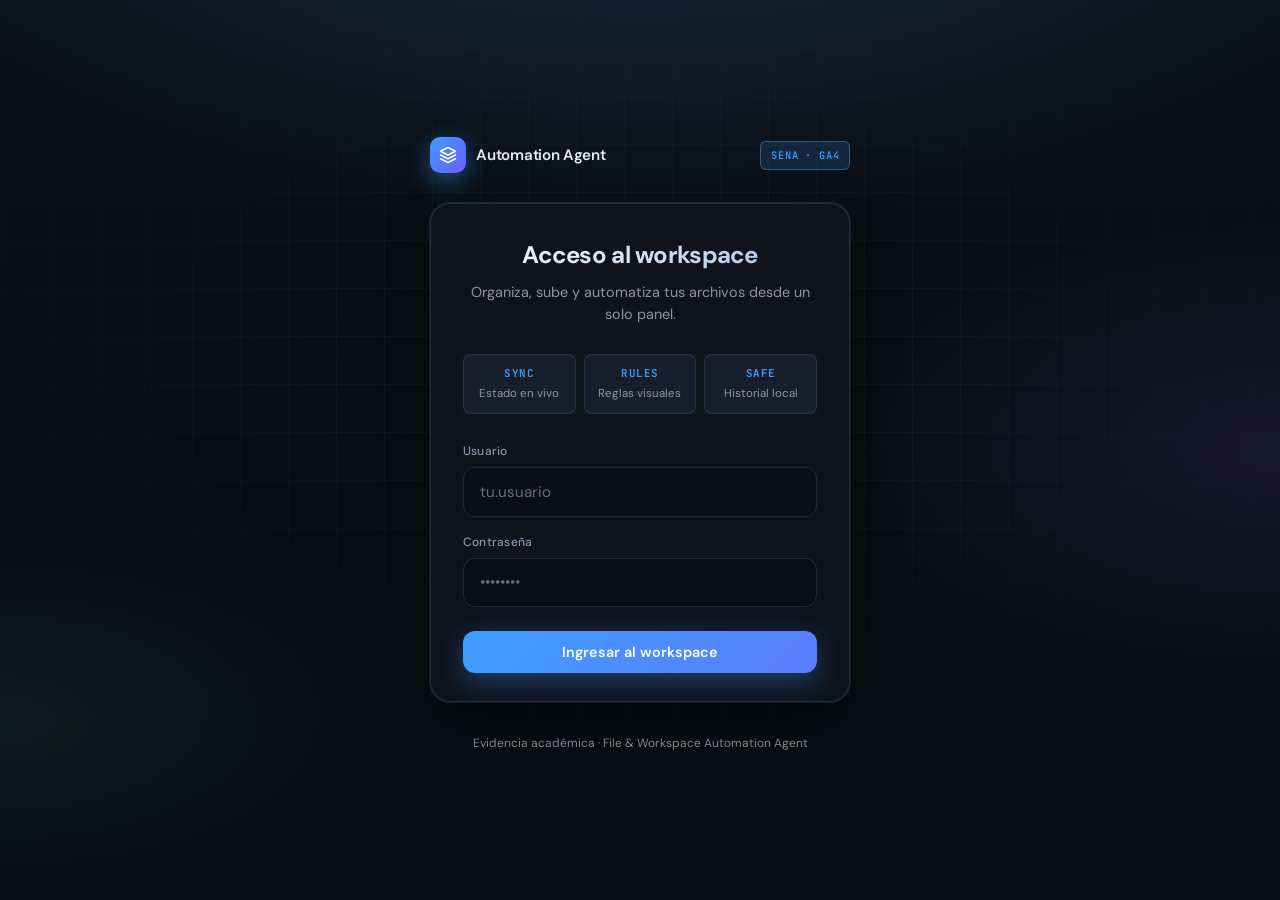
<file: frontend/index.html>
<!DOCTYPE html>
<html lang="es">
<head>
  <meta charset="UTF-8">
  <meta name="viewport" content="width=device-width, initial-scale=1.0">
  <title>Ingreso — File & Workspace Automation Agent App</title>
  <link rel="stylesheet" href="styles.css">
</head>
<body>
  <div class="app-shell">
    <header class="top-bar">
      <div class="brand">
        <span class="brand__mark" aria-hidden="true">
          <svg viewBox="0 0 24 24" fill="none" stroke="currentColor" stroke-width="2" stroke-linecap="round" stroke-linejoin="round">
            <path d="M12 2L2 7l10 5 10-5-10-5z"/>
            <path d="M2 17l10 5 10-5M2 12l10 5 10-5"/>
          </svg>
        </span>
        <span>Automation Agent</span>
      </div>
      <span class="badge">SENA · GA4</span>
    </header>

    <main class="glass-card">
      <div class="card-header">
        <h1>Acceso al workspace</h1>
        <p>Organiza, sube y automatiza tus archivos desde un solo panel.</p>
      </div>

      <div class="feature-strip" aria-hidden="true">
        <div class="feature-pill"><strong>Sync</strong>Estado en vivo</div>
        <div class="feature-pill"><strong>Rules</strong>Reglas visuales</div>
        <div class="feature-pill"><strong>Safe</strong>Historial local</div>
      </div>

      <div class="field-group">
        <div class="field">
          <label for="usuario">Usuario</label>
          <input id="usuario" type="text" placeholder="tu.usuario" autocomplete="username">
        </div>
        <div class="field">
          <label for="clave">Contraseña</label>
          <input id="clave" type="password" placeholder="••••••••" autocomplete="current-password">
        </div>
      </div>

      <button type="button" class="btn btn--primary" onclick="login()">Ingresar al workspace</button>
    </main>

    <footer class="page-footer">
      Evidencia académica · File &amp; Workspace Automation Agent
    </footer>
  </div>

  <script src="script.js"></script>
  <script src="js/api.js"></script>
</body>
</html>
</file>
<file: frontend/styles.css>
/* Automation Agent — tema visual elaborado */
@import url("https://fonts.googleapis.com/css2?family=DM+Sans:ital,opsz,wght@0,9..40,400;0,9..40,500;0,9..40,600;0,9..40,700;1,9..40,400&family=JetBrains+Mono:wght@400;500&display=swap");

:root {
  --bg-deep: #0c0e14;
  --bg-card: rgba(18, 22, 32, 0.72);
  --bg-elevated: rgba(28, 34, 48, 0.85);
  --border: rgba(120, 160, 220, 0.18);
  --border-strong: rgba(100, 180, 255, 0.35);
  --text: #e8ecf4;
  --text-muted: #8b95a8;
  --accent: #3d9eff;
  --accent-soft: rgba(61, 158, 255, 0.15);
  --accent-glow: rgba(61, 158, 255, 0.45);
  --success: #3ecf8e;
  --warning: #f0b429;
  --radius-lg: 20px;
  --radius-md: 12px;
  --radius-sm: 8px;
  --shadow-card: 0 24px 48px rgba(0, 0, 0, 0.45), 0 0 0 1px var(--border);
  --font-sans: "DM Sans", system-ui, sans-serif;
  --font-mono: "JetBrains Mono", ui-monospace, monospace;
}

*,
*::before,
*::after {
  box-sizing: border-box;
}

html {
  scroll-behavior: smooth;
}

body {
  margin: 0;
  min-height: 100vh;
  font-family: var(--font-sans);
  font-size: 15px;
  line-height: 1.55;
  color: var(--text);
  background-color: var(--bg-deep);
  background-image:
    radial-gradient(ellipse 120% 80% at 50% -20%, rgba(61, 158, 255, 0.22), transparent 55%),
    radial-gradient(ellipse 70% 50% at 100% 50%, rgba(120, 80, 255, 0.12), transparent 50%),
    radial-gradient(ellipse 60% 40% at 0% 80%, rgba(62, 207, 142, 0.08), transparent 45%),
    linear-gradient(180deg, #0c0e14 0%, #0a0c12 100%);
  background-attachment: fixed;
}

/* Patrón de cuadrícula sutil */
body::before {
  content: "";
  position: fixed;
  inset: 0;
  background-image: linear-gradient(rgba(255, 255, 255, 0.03) 1px, transparent 1px),
    linear-gradient(90deg, rgba(255, 255, 255, 0.03) 1px, transparent 1px);
  background-size: 48px 48px;
  mask-image: radial-gradient(ellipse 90% 70% at 50% 40%, black 20%, transparent 70%);
  pointer-events: none;
  z-index: 0;
}

.app-shell {
  position: relative;
  z-index: 1;
  min-height: 100vh;
  display: flex;
  flex-direction: column;
  align-items: center;
  justify-content: center;
  padding: 2rem 1.25rem 3rem;
}

.app-shell--wide {
  align-items: stretch;
  justify-content: flex-start;
  max-width: 960px;
  margin: 0 auto;
}

/* Top bar */
.top-bar {
  display: flex;
  align-items: center;
  justify-content: space-between;
  width: 100%;
  max-width: 420px;
  margin-bottom: 1.5rem;
  padding: 0.35rem 0;
}

.brand {
  display: flex;
  align-items: center;
  gap: 0.65rem;
  font-weight: 600;
  letter-spacing: -0.02em;
  font-size: 0.95rem;
  color: var(--text);
}

.brand__mark {
  width: 36px;
  height: 36px;
  border-radius: 10px;
  background: linear-gradient(135deg, var(--accent) 0%, #6b5cff 100%);
  display: grid;
  place-items: center;
  box-shadow: 0 8px 24px var(--accent-glow);
}

.brand__mark svg {
  width: 18px;
  height: 18px;
  color: white;
}

.badge {
  font-family: var(--font-mono);
  font-size: 0.65rem;
  font-weight: 500;
  text-transform: uppercase;
  letter-spacing: 0.08em;
  padding: 0.35rem 0.6rem;
  border-radius: 6px;
  background: var(--accent-soft);
  color: var(--accent);
  border: 1px solid var(--border-strong);
}

a.badge {
  color: var(--accent);
  text-decoration: none;
  transition: background 0.2s, border-color 0.2s;
}

a.badge:hover {
  background: rgba(61, 158, 255, 0.22);
  border-color: var(--accent);
}

.top-bar--wide {
  max-width: 720px;
}

.card-header--left {
  text-align: left;
  margin-bottom: 1.25rem;
}

.glass-card--stagger {
  animation-delay: 0.05s;
}

.page-footer--wide {
  max-width: 720px;
}

/* Cards */
.glass-card {
  width: 100%;
  max-width: 420px;
  background: var(--bg-card);
  backdrop-filter: blur(20px);
  -webkit-backdrop-filter: blur(20px);
  border: 1px solid var(--border);
  border-radius: var(--radius-lg);
  box-shadow: var(--shadow-card);
  padding: 2rem 2rem 1.75rem;
  animation: card-in 0.55s cubic-bezier(0.22, 1, 0.36, 1) both;
}

@keyframes card-in {
  from {
    opacity: 0;
    transform: translateY(16px) scale(0.98);
  }
  to {
    opacity: 1;
    transform: translateY(0) scale(1);
  }
}

.glass-card--lg {
  max-width: 720px;
}

.card-header {
  text-align: center;
  margin-bottom: 1.75rem;
}

.card-header h1,
.card-header h2 {
  margin: 0 0 0.5rem;
  font-size: 1.5rem;
  font-weight: 700;
  letter-spacing: -0.03em;
  background: linear-gradient(135deg, #fff 0%, #a8c4e8 100%);
  -webkit-background-clip: text;
  background-clip: text;
  color: transparent;
}

.card-header.card-header--left h2 {
  font-size: 1.35rem;
}

.card-header p {
  margin: 0;
  font-size: 0.9rem;
  color: var(--text-muted);
}

/* Login features strip */
.feature-strip {
  display: grid;
  grid-template-columns: repeat(3, 1fr);
  gap: 0.5rem;
  margin-bottom: 1.75rem;
}

.feature-pill {
  padding: 0.65rem 0.4rem;
  border-radius: var(--radius-sm);
  background: var(--bg-elevated);
  border: 1px solid var(--border);
  text-align: center;
  font-size: 0.72rem;
  color: var(--text-muted);
  transition: border-color 0.2s, color 0.2s, transform 0.2s;
}

.feature-pill:hover {
  border-color: var(--border-strong);
  color: var(--text);
  transform: translateY(-2px);
}

.feature-pill strong {
  display: block;
  font-size: 0.68rem;
  font-weight: 600;
  color: var(--accent);
  margin-bottom: 0.2rem;
  font-family: var(--font-mono);
  text-transform: uppercase;
  letter-spacing: 0.04em;
}

/* Form fields */
.field-group {
  display: flex;
  flex-direction: column;
  gap: 1rem;
  margin-bottom: 1.5rem;
}

.field {
  position: relative;
  text-align: left;
}

.field label {
  display: block;
  font-size: 0.75rem;
  font-weight: 500;
  color: var(--text-muted);
  margin-bottom: 0.4rem;
  letter-spacing: 0.02em;
}

input[type="text"],
input[type="password"] {
  width: 100%;
  padding: 0.85rem 1rem;
  font-family: var(--font-sans);
  font-size: 0.95rem;
  color: var(--text);
  background: var(--bg-deep);
  border: 1px solid var(--border);
  border-radius: var(--radius-md);
  outline: none;
  transition: border-color 0.2s, box-shadow 0.2s;
}

input[type="text"]::placeholder,
input[type="password"]::placeholder {
  color: var(--text-muted);
  opacity: 0.7;
}

input[type="text"]:focus,
input[type="password"]:focus {
  border-color: var(--accent);
  box-shadow: 0 0 0 3px var(--accent-soft);
}

/* Buttons */
.btn-row {
  display: flex;
  flex-wrap: wrap;
  gap: 0.65rem;
  justify-content: center;
}

.btn {
  display: inline-flex;
  align-items: center;
  justify-content: center;
  gap: 0.45rem;
  font-family: var(--font-sans);
  font-size: 0.9rem;
  font-weight: 600;
  padding: 0.75rem 1.25rem;
  border: none;
  border-radius: var(--radius-md);
  cursor: pointer;
  transition: transform 0.15s, box-shadow 0.2s, background 0.2s;
}

.btn:active {
  transform: scale(0.98);
}

.btn--primary {
  width: 100%;
  color: #fff;
  background: linear-gradient(135deg, var(--accent) 0%, #5b7cff 100%);
  box-shadow: 0 8px 28px rgba(61, 158, 255, 0.35);
}

.btn--primary:hover {
  box-shadow: 0 12px 36px rgba(61, 158, 255, 0.45);
}

.btn--secondary {
  color: var(--text);
  background: var(--bg-elevated);
  border: 1px solid var(--border);
}

.btn--secondary:hover {
  border-color: var(--border-strong);
  background: rgba(40, 48, 64, 0.95);
}

.btn--ghost {
  color: var(--accent);
  background: transparent;
  border: 1px dashed var(--border-strong);
}

.btn--ghost:hover {
  background: var(--accent-soft);
  border-style: solid;
}

/* Dashboard layout */
.dashboard-grid {
  display: grid;
  gap: 1.25rem;
  width: 100%;
  max-width: 720px;
}

@media (min-width: 640px) {
  .dashboard-grid {
    grid-template-columns: 1fr 1.1fr;
    align-items: start;
  }
}

.stat-card {
  background: var(--bg-elevated);
  border: 1px solid var(--border);
  border-radius: var(--radius-md);
  padding: 1.1rem 1.25rem;
  display: flex;
  flex-direction: column;
  gap: 0.35rem;
}

.stat-card__value {
  font-size: 1.75rem;
  font-weight: 700;
  letter-spacing: -0.03em;
  background: linear-gradient(90deg, var(--success), var(--accent));
  -webkit-background-clip: text;
  background-clip: text;
  color: transparent;
}

.stat-card__value--status {
  font-size: 1.25rem;
  background: linear-gradient(90deg, var(--warning), var(--accent));
  -webkit-background-clip: text;
  background-clip: text;
  color: transparent;
}

.stat-card__label {
  font-size: 0.8rem;
  color: var(--text-muted);
}

.file-panel {
  grid-column: 1 / -1;
}

@media (min-width: 640px) {
  .file-panel {
    grid-column: 2;
    grid-row: 1 / span 2;
  }

  .stat-card {
    grid-column: 1;
  }
}

.file-list {
  list-style: none;
  margin: 0 0 1.25rem;
  padding: 0;
  display: flex;
  flex-direction: column;
  gap: 0.5rem;
}

.file-item {
  display: flex;
  align-items: center;
  gap: 0.75rem;
  padding: 0.75rem 1rem;
  background: var(--bg-deep);
  border: 1px solid var(--border);
  border-radius: var(--radius-sm);
  transition: border-color 0.2s;
}

.file-item:hover {
  border-color: var(--border-strong);
}

.file-item__icon {
  width: 40px;
  height: 40px;
  border-radius: 8px;
  display: grid;
  place-items: center;
  font-size: 1.1rem;
  flex-shrink: 0;
}

.file-item__icon--pdf {
  background: rgba(239, 68, 68, 0.15);
}
.file-item__icon--img {
  background: rgba(62, 207, 142, 0.15);
}
.file-item__icon--xlsx {
  background: rgba(61, 158, 255, 0.15);
}

.file-item__name {
  font-weight: 500;
  font-size: 0.9rem;
}

.file-item__meta {
  margin-left: auto;
  font-family: var(--font-mono);
  font-size: 0.65rem;
  color: var(--text-muted);
}

.actions-block {
  display: flex;
  flex-wrap: wrap;
  gap: 0.5rem;
}

.actions-block .btn {
  flex: 1 1 auto;
  min-width: 120px;
}

/* Automation toggles */
.option-list {
  display: flex;
  flex-direction: column;
  gap: 0.75rem;
  margin-bottom: 1.75rem;
}

.option-row {
  display: flex;
  align-items: center;
  justify-content: space-between;
  gap: 1rem;
  padding: 1rem 1.1rem;
  background: var(--bg-deep);
  border: 1px solid var(--border);
  border-radius: var(--radius-md);
  transition: border-color 0.2s;
}

.option-row:hover {
  border-color: var(--border-strong);
}

.option-row__text {
  font-size: 0.9rem;
  color: var(--text);
}

.option-row__hint {
  display: block;
  font-size: 0.72rem;
  color: var(--text-muted);
  margin-top: 0.25rem;
}

/* Custom checkbox */
.option-row input[type="checkbox"] {
  appearance: none;
  width: 44px;
  height: 24px;
  border-radius: 12px;
  background: var(--bg-elevated);
  border: 1px solid var(--border);
  position: relative;
  cursor: pointer;
  flex-shrink: 0;
  transition: background 0.25s, border-color 0.25s;
}

.option-row input[type="checkbox"]::after {
  content: "";
  position: absolute;
  width: 18px;
  height: 18px;
  border-radius: 50%;
  background: var(--text-muted);
  top: 2px;
  left: 3px;
  transition: transform 0.25s, background 0.25s;
}

.option-row input[type="checkbox"]:checked {
  background: var(--accent-soft);
  border-color: var(--accent);
}

.option-row input[type="checkbox"]:checked::after {
  transform: translateX(18px);
  background: var(--accent);
}

.page-footer {
  margin-top: 2rem;
  text-align: center;
  font-size: 0.75rem;
  color: var(--text-muted);
  max-width: 420px;
}

.page-footer a {
  color: var(--accent);
  text-decoration: none;
}

.page-footer a:hover {
  text-decoration: underline;
}
</file>
